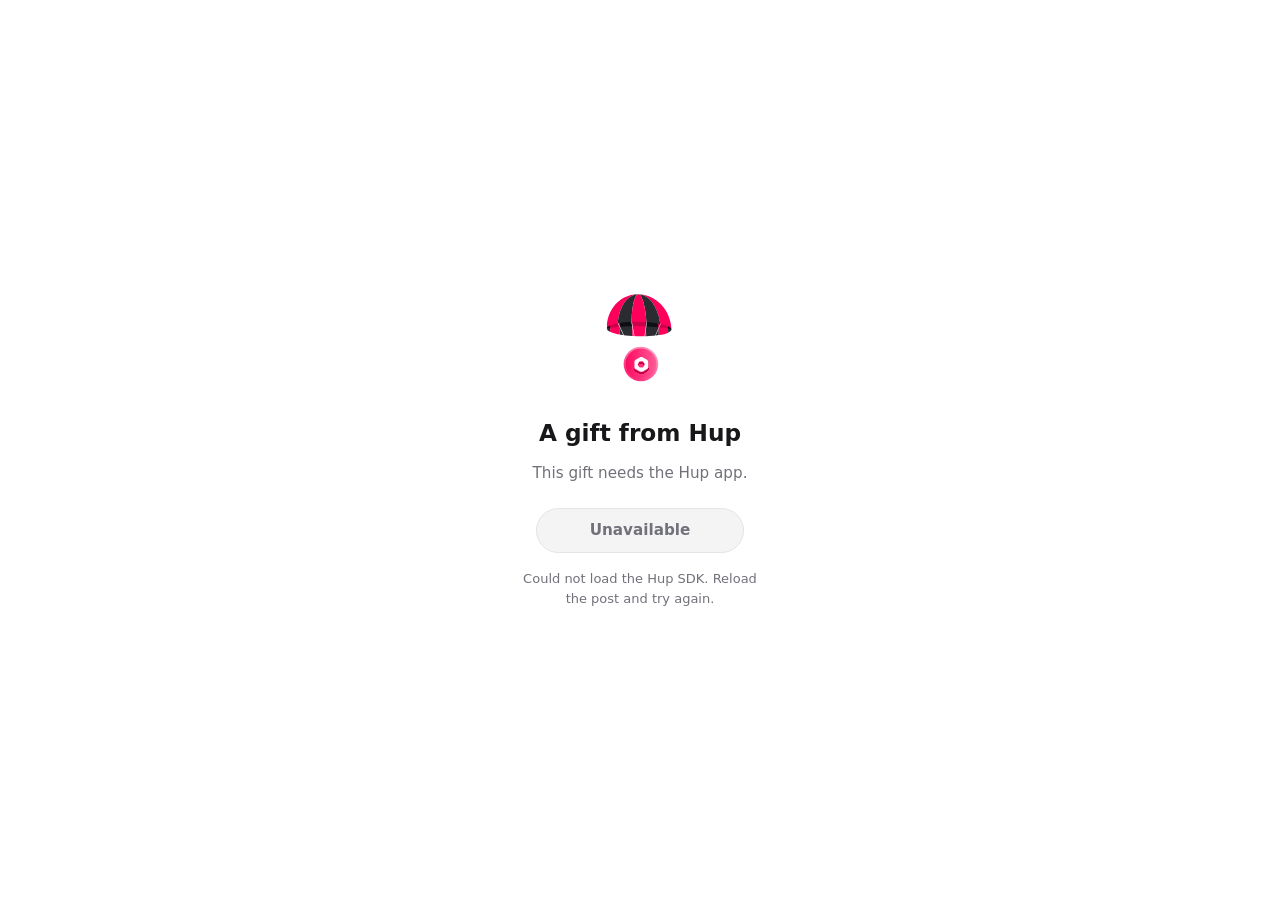
<file: index.html>
<!doctype html>
<html lang="en">
  <head>
    <meta charset="utf-8" />
    <meta
      name="viewport"
      content="width=device-width, initial-scale=1, user-scalable=no"
    />
    <meta
      name="description"
      content="Hup Gift — claim your share of a gift round, straight from a Hup post."
    />
    <title>Hup Gift</title>
    <link rel="icon" href="logo.svg" type="image/svg+xml" />
    <link rel="stylesheet" href="styles.css" />
  </head>
  <body>
    <main class="gift" id="gift">
      <span class="gift__badge" id="badge" aria-hidden="true">
<svg width="62" height="84" viewBox="0 0 62 84" fill="none" xmlns="http://www.w3.org/2000/svg">
<g clip-path="url(#clip0_12644_6097)">
<path d="M54.2071 29.2853C54.7559 28.1211 50.099 27.8501 49.5467 27.8214C47.5352 27.7227 45.4788 28.3518 43.4903 28.353C41.8105 28.3541 38.9723 28.6469 37.3821 28.7365C35.9067 28.8191 37.0377 29.7905 39.1503 29.8226C39.8185 30.7767 42.9093 30.2922 43.8714 30.3313C46.5397 30.4392 49.2138 30.5735 51.8786 30.5218C52.5308 30.5104 57.7112 30.6619 57.8857 29.8766C57.9707 29.3886 54.5814 29.337 54.2071 29.2853C55.0911 29.4081 54.4287 28.8123 54.2071 29.2853ZM12.6705 27.0257C12.349 30.5127 12.1768 34.1695 12.1699 37.9423H12.1722C12.1734 34.1661 12.3479 30.5104 12.6728 27.0234H12.6705V27.0257Z" fill="white"/>
<path fill-rule="evenodd" clip-rule="evenodd" d="M29.6907 0.34754C21.7799 0.2178 15.0805 7.44998 11.9794 18.0922C10.721 22.4276 10.0596 27.3256 10.1538 32.5244L0.0523875 32.3591C-0.0853903 24.5092 2.36705 17.3551 6.56468 11.8107C11.9794 4.66687 20.2874 0.194837 29.6907 0.34754Z" fill="#FE005B"/>
<path fill-rule="evenodd" clip-rule="evenodd" d="M45.0745 11.6454C41.2328 4.81165 35.7297 0.445249 29.6904 0.347656C36.0684 0.45099 42.0261 2.66921 46.9815 6.36625C46.6032 8.20857 45.9609 9.98663 45.0745 11.6454ZM45.0745 11.6489C45.9609 9.98956 46.6035 8.21118 46.9827 6.36854C55.0082 12.3607 60.4 22.2463 60.6606 33.3535L50.5592 33.187C50.3755 24.9628 48.3168 17.4241 45.0745 11.6489Z" fill="#FE005B"/>
<path fill-rule="evenodd" clip-rule="evenodd" d="M36.6533 20.0936C35.3215 8.52373 32.6325 0.395986 29.691 0.347764C35.7302 0.445356 41.2356 4.81176 45.075 11.649C48.3197 17.4242 50.3748 24.9641 50.5585 33.1882L37.5007 32.9735C37.4088 28.4016 37.1091 24.0478 36.6533 20.0936ZM11.9842 18.0924C15.0785 7.44906 21.7791 0.215727 29.6898 0.345467C26.5175 0.296097 24.0214 9.67302 23.3532 22.6884C19.2101 22.2425 15.2732 20.651 11.9842 18.0924V18.0947C15.2732 20.6533 19.2101 22.2448 23.3532 22.6907C23.1886 26.0376 23.1411 29.3892 23.2108 32.7393L10.1552 32.5246C10.0588 27.3258 10.7224 22.4244 11.9842 18.0924Z" fill="#2B2C31"/>
<path d="M29.6908 0.347451C21.7778 0.216562 15.0772 7.4499 11.9795 18.0932H11.9818C15.0818 7.4499 21.7801 0.218858 29.6908 0.347451Z" fill="#CF0A0A"/>
<path fill-rule="evenodd" clip-rule="evenodd" d="M23.3532 22.6889C24.0191 9.6723 26.5175 0.296527 29.6909 0.345897C32.6336 0.394119 35.3238 8.52186 36.6533 20.0906C36.6525 20.091 36.6518 20.0914 36.651 20.0917C37.1057 24.046 37.4053 28.3997 37.4972 32.9717L23.2108 32.7386C23.1408 29.2276 23.1947 25.8532 23.3532 22.6889C24.9158 22.8599 26.5175 22.8726 28.1409 22.7084H28.1386C28.1394 22.708 28.1402 22.7076 28.1409 22.7072C26.5487 22.8676 24.944 22.8622 23.3532 22.6889Z" fill="#FE005B"/>
<path d="M3.57293 29.2012C1.37308 30.0898 0.105523 31.1232 0.0561523 32.2438C1.03897 32.0279 2.1343 31.8293 3.32837 31.6444C3.39841 30.8235 3.47993 30.0083 3.57523 29.2012H3.57293ZM60.5923 32.9258C60.3029 31.9154 59.0377 30.9487 57.0043 30.0749C57.1214 30.8109 57.227 31.5549 57.3258 32.3012C58.7725 34.9454 59.5911 32.7076 60.5923 32.9258Z" fill="#0E0F12"/>
<path d="M12.3949 30.6597C12.4695 29.4312 12.5625 28.2199 12.6705 27.0293C8.8965 27.5712 5.77124 28.3152 3.57368 29.2016C3.47956 30.0148 3.39688 30.8293 3.32568 31.6449C6.1995 34.2052 9.54865 35.6255 12.3926 30.662L12.3949 30.6597ZM57.3231 32.3039C57.2265 31.5604 57.1197 30.8182 57.0028 30.0776C54.7696 29.1201 51.6134 28.275 47.8107 27.6068C47.9634 28.763 48.1023 29.941 48.224 31.1328C51.6914 34.5301 54.4745 34.9354 57.3208 32.3039H57.3231Z" fill="#CB0049"/>
<path d="M48.2254 31.1323C48.1047 29.9546 47.967 28.7788 47.8121 27.6052C44.448 27.0162 40.5719 26.5661 36.3892 26.3043C36.473 27.6327 36.5499 28.9887 36.6234 30.3619C40.7567 35.075 43.8166 36.7754 48.2277 31.1311L48.2254 31.1323ZM24.0477 26.1C19.8708 26.224 16.013 26.5466 12.6719 27.0242C12.5586 28.2327 12.466 29.443 12.394 30.6547C15.1197 35.8833 19.9867 35.4275 23.9823 30.1851C23.9972 28.7981 24.019 27.4341 24.05 26.0977L24.0477 26.1Z" fill="#0E0F12"/>
<path d="M30.977 33.6917C32.8944 33.7227 34.1964 34.3576 36.6213 30.3621C36.5525 29.0086 36.4744 27.6557 36.387 26.3034C34.3916 26.1771 32.3295 26.0967 30.2157 26.06C28.1598 26.025 26.1032 26.0384 24.0479 26.1001C24.0181 27.4625 23.9952 28.825 23.979 30.1875C26.3603 33.6159 28.5796 33.6504 30.9735 33.6894L30.977 33.6917Z" fill="#CB0049"/>
<path d="M3.08789 35.3282C5.20737 36.3386 8.33493 37.2364 12.1697 37.9483C12.1778 35.4637 12.249 33.0296 12.3959 30.6621C8.98363 30.9101 5.92267 31.2408 3.32785 31.6449C3.21988 32.8707 3.14064 34.0987 3.09019 35.3282H3.08789ZM48.2262 31.134C48.4765 33.5451 48.6544 36.0205 48.7601 38.5476C52.5662 37.962 55.6616 37.1664 57.7409 36.226C57.6336 34.9167 57.495 33.6101 57.3253 32.3074C54.665 31.8562 51.6006 31.4601 48.2296 31.1363L48.2262 31.134Z" fill="#FE005B"/>
<path d="M36.6218 30.362C36.7734 33.3369 36.8894 36.4151 36.9651 39.5702C41.3281 39.4278 45.3317 39.0719 48.7601 38.5437C48.658 36.0676 48.4799 33.5953 48.2262 31.1301C44.6623 30.7857 40.7517 30.5251 36.6218 30.3597V30.362ZM24.0163 39.3555C23.9589 36.2141 23.952 33.1486 23.9819 30.1875C19.829 30.2403 15.9242 30.4045 12.3959 30.6582C12.2512 33.0257 12.1778 35.4586 12.1743 37.9432C15.6245 38.5828 19.6453 39.0696 24.0186 39.3555H24.0163Z" fill="#2B2C31"/>
<path d="M30.9886 30.2077C28.6535 30.1688 26.3179 30.1634 23.9826 30.1916C23.9539 33.1527 23.9619 36.2182 24.0159 39.3596C28.327 39.6379 32.6491 39.7088 36.967 39.572C36.8935 36.5012 36.7786 33.4315 36.6226 30.3638C34.746 30.2904 32.8687 30.2379 30.9909 30.2065H30.9875L30.9886 30.2077Z" fill="#FE005B"/>
<path d="M31.5593 71.5793L31.146 71.3565L50.1972 28.0645L50.6278 28.1586L31.557 71.5804L31.5593 71.5793Z" fill="white"/>
<path d="M31.5299 71.627L31.1729 71.3067L60.4196 32.9355L60.3094 33.8724L31.5299 71.627Z" fill="white"/>
<path d="M31.5802 71.5142L31.1255 71.4247L37.2233 26.3633L37.7055 26.3954L31.5779 71.5154L31.5802 71.5142Z" fill="white"/>
<path d="M31.1513 71.5736L10.3066 27.4101L10.8612 27.3125L31.5543 71.3601L31.1513 71.5736Z" fill="white"/>
<path d="M31.181 71.6265L1.40381 34.3301L2.56229 35.0603L31.522 71.3119L31.181 71.6265Z" fill="white"/>
<path d="M31.1257 71.5053L23.0771 26.1339L23.6225 26.1133L31.5769 71.4284L31.1257 71.5053Z" fill="white"/>
<path d="M3.08746 35.3278C3.14143 34.0843 3.2172 32.8558 3.32513 31.6445C2.13335 31.8282 1.03687 32.0315 0.0529081 32.2427C0.0481192 32.2762 0.0481192 32.3102 0.0529081 32.3438C0.0724266 33.3943 1.16317 34.4058 3.08746 35.3243V35.3278ZM57.7405 36.2222C59.6303 35.3668 60.6786 34.3886 60.6568 33.338C60.6542 33.1987 60.6326 33.0604 60.5925 32.927C59.508 32.6945 58.4185 32.4859 57.3248 32.3013C57.4948 33.5906 57.6325 34.8972 57.7405 36.2199V36.2222Z" fill="#2B2C31"/>
<path d="M48.2682 65.5845C48.2682 56.6269 41.0066 49.3652 32.0489 49.3652C23.0912 49.3652 15.8296 56.6269 15.8296 65.5845C15.8296 74.5422 23.0912 81.8039 32.0489 81.8039C41.0066 81.8039 48.2682 74.5422 48.2682 65.5845Z" fill="url(#paint0_linear_12644_6097)"/>
<path d="M48.2682 65.5845C48.2682 56.6269 41.0066 49.3652 32.0489 49.3652C23.0912 49.3652 15.8296 56.6269 15.8296 65.5845C15.8296 74.5422 23.0912 81.8039 32.0489 81.8039C41.0066 81.8039 48.2682 74.5422 48.2682 65.5845Z" stroke="url(#paint1_linear_12644_6097)" stroke-width="3.67407"/>
<g filter="url(#filter0_d_12644_6097)">
<path d="M37.6617 61.6494L33.5836 59.3117C32.8615 58.8961 31.9687 58.8961 31.2466 59.3117L27.1685 61.6494C26.4464 62.065 26 62.8311 26 63.6599V68.3378C26 69.1666 26.4464 69.9327 27.1685 70.3482L31.2466 72.6883C31.9687 73.1039 32.8615 73.1039 33.5836 72.6883L37.6617 70.3482C38.3838 69.9327 38.8302 69.1666 38.8302 68.3378V63.6599C38.8302 62.8311 38.3861 62.065 37.6617 61.6494ZM35.6518 66.4643L34.4389 68.5514C34.273 68.8392 33.9645 69.0157 33.6303 69.0157H31.2022C30.868 69.0157 30.5595 68.8392 30.3936 68.5514L29.1783 66.4643C29.0124 66.1764 29.0124 65.8236 29.1783 65.5357L30.3912 63.4486C30.5572 63.1608 30.8657 62.9843 31.1998 62.9843H33.6257C33.9599 62.9843 34.2683 63.1608 34.4343 63.4486L35.6472 65.5357C35.8178 65.8236 35.8178 66.1764 35.6518 66.4643Z" fill="white"/>
</g>
</g>
<defs>
<filter id="filter0_d_12644_6097" x="26" y="59" width="12.8301" height="15.6419" filterUnits="userSpaceOnUse" color-interpolation-filters="sRGB">
<feFlood flood-opacity="0" result="BackgroundImageFix"/>
<feColorMatrix in="SourceAlpha" type="matrix" values="0 0 0 0 0 0 0 0 0 0 0 0 0 0 0 0 0 0 127 0" result="hardAlpha"/>
<feOffset dy="1.64185"/>
<feComposite in2="hardAlpha" operator="out"/>
<feColorMatrix type="matrix" values="0 0 0 0 0.758013 0 0 0 0 0.00242938 0 0 0 0 0.27313 0 0 0 1 0"/>
<feBlend mode="normal" in2="BackgroundImageFix" result="effect1_dropShadow_12644_6097"/>
<feBlend mode="normal" in="SourceGraphic" in2="effect1_dropShadow_12644_6097" result="shape"/>
</filter>
<linearGradient id="paint0_linear_12644_6097" x1="50.1053" y1="65.584" x2="13.9926" y2="65.5851" gradientUnits="userSpaceOnUse">
<stop stop-color="#FF659C"/>
<stop offset="0.381933" stop-color="#FF3E83"/>
<stop offset="1" stop-color="#FE005B"/>
</linearGradient>
<linearGradient id="paint1_linear_12644_6097" x1="32.0483" y1="47.5282" x2="32.0483" y2="83.6409" gradientUnits="userSpaceOnUse">
<stop stop-color="white" stop-opacity="0.48"/>
<stop offset="1" stop-color="white" stop-opacity="0"/>
</linearGradient>
<clipPath id="clip0_12644_6097">
<rect width="62" height="83.8148" fill="white"/>
</clipPath>
</defs>
</svg>

      </span>

      <h1 class="gift__title" id="title">Hup Gift</h1>
      <p class="gift__message" id="message">Loading…</p>

      <button class="gift__claim" id="claim" type="button" disabled>
        Loading…
      </button>

      <p class="gift__note" id="note"></p>
      <p class="gift__meta" id="meta"></p>
      <a
        class="gift__receipt"
        id="receipt"
        href="#"
        target="_blank"
        rel="noopener noreferrer"
        hidden
        >View transaction</a
      >
    </main>

    <script src="config.js"></script>
    <script src="abi.js"></script>
    <script src="app.js"></script>
  </body>
</html>
</file>
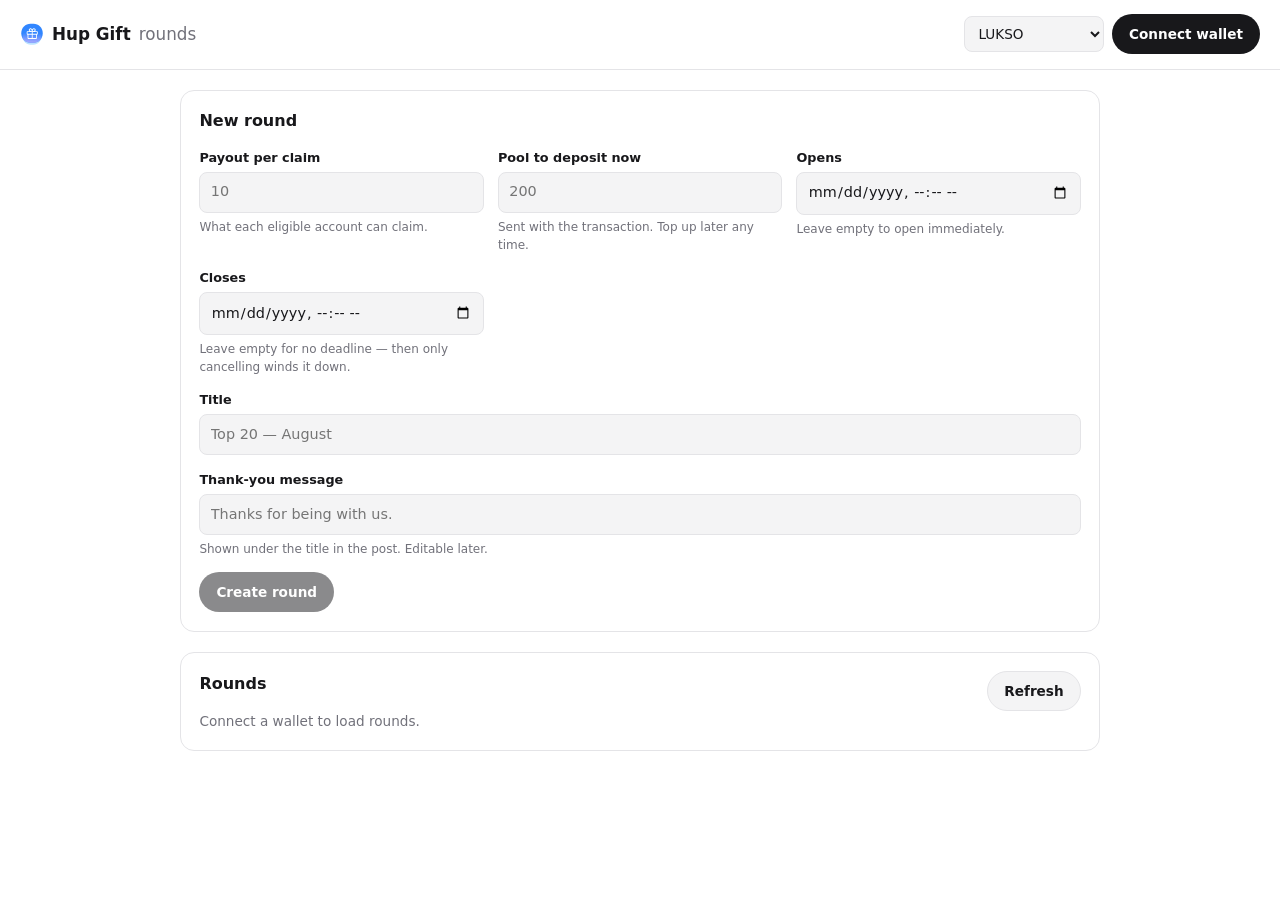
<file: admin.html>
<!doctype html>
<html lang="en">
  <head>
    <meta charset="utf-8" />
    <meta name="viewport" content="width=device-width, initial-scale=1" />
    <meta name="robots" content="noindex" />
    <title>Hup Gift — rounds</title>
    <link rel="icon" href="logo.svg" type="image/svg+xml" />
    <link rel="stylesheet" href="admin.css" />
  </head>
  <body>
    <header class="bar">
      <h1 class="bar__title">
        <img class="bar__logo" src="logo.svg" alt="" width="24" height="24" />
        Hup Gift <span class="bar__sub">rounds</span>
      </h1>
      <div class="bar__right">
        <select id="chain" class="bar__chain" aria-label="Network"></select>
        <button id="connect" class="btn btn--primary" type="button">Connect wallet</button>
      </div>
    </header>

    <p id="banner" class="banner" hidden></p>

    <main class="wrap">
      <!-- Create -->
      <section class="panel">
        <h2 class="panel__title">New round</h2>

        <div class="grid">
          <label class="field">
            <span class="field__label">Payout per claim</span>
            <input id="amount" class="field__input" type="text" inputmode="decimal" placeholder="10" />
            <small class="field__hint" id="amount-hint">What each eligible account can claim.</small>
          </label>

          <label class="field">
            <span class="field__label">Pool to deposit now</span>
            <input id="funding" class="field__input" type="text" inputmode="decimal" placeholder="200" />
            <small class="field__hint" id="funding-hint">Sent with the transaction. Top up later any time.</small>
          </label>

          <label class="field">
            <span class="field__label">Opens</span>
            <input id="start" class="field__input" type="datetime-local" />
            <small class="field__hint">Leave empty to open immediately.</small>
          </label>

          <label class="field">
            <span class="field__label">Closes</span>
            <input id="end" class="field__input" type="datetime-local" />
            <small class="field__hint">Leave empty for no deadline — then only cancelling winds it down.</small>
          </label>

          <label class="field field--wide">
            <span class="field__label">Title</span>
            <input id="label" class="field__input" type="text" placeholder="Top 20 — August" maxlength="80" />
          </label>

          <label class="field field--wide">
            <span class="field__label">Thank-you message</span>
            <input id="message" class="field__input" type="text" placeholder="Thanks for being with us." maxlength="160" />
            <small class="field__hint">Shown under the title in the post. Editable later.</small>
          </label>
        </div>

        <p id="create-summary" class="summary"></p>
        <button id="create" class="btn btn--primary" type="button" disabled>Create round</button>
      </section>

      <!-- Rounds -->
      <section class="panel">
        <div class="panel__head">
          <h2 class="panel__title">Rounds</h2>
          <button id="refresh" class="btn" type="button">Refresh</button>
        </div>
        <div id="rounds" class="rounds"><p class="muted">Connect a wallet to load rounds.</p></div>
      </section>
    </main>

    <script src="config.js"></script>
    <script src="abi.js"></script>
    <script src="admin.js"></script>
  </body>
</html>
</file>
<file: styles.css>
/*
 * Hup Gift — square (1:1) embed. The frame is a separate document from Hup, so none of the host's
 * CSS variables reach here: this palette is self-contained and follows the viewer's colour scheme
 * so the card sits naturally in a light or dark feed.
 */

:root {
  --bg: #ffffff;
  --surface-muted: #f4f4f5;
  --text: #18181b;
  --text-muted: #71717a;
  --border: #e4e4e7;
  --accent: #18181b;
  --on-accent: #ffffff;
  --success: #15803d;
  --success-soft: #dcfce7;
}

@media (prefers-color-scheme: dark) {
  :root {
    --bg: #09090b;
    --surface-muted: #18181b;
    --text: #fafafa;
    --text-muted: #a1a1aa;
    --border: #27272a;
    --accent: #fafafa;
    --on-accent: #09090b;
    --success: #4ade80;
    --success-soft: #14321f;
  }
}

* {
  box-sizing: border-box;
  margin: 0;
}

html,
body {
  height: 100%;
}

body {
  display: grid;
  place-items: center;
  background: var(--bg);
  color: var(--text);
  font-family: ui-sans-serif, system-ui, -apple-system, 'Segoe UI', Roboto, sans-serif;
  -webkit-font-smoothing: antialiased;
  overflow: auto;
}

.gift {
  position: relative;
  display: flex;
  flex-direction: column;
  align-items: center;
  justify-content: center;
  gap: clamp(0.6rem, 2.5vmin, 1rem);
  width: 100%;
  min-height: 100%;
  padding: clamp(1rem, 6vmin, 2.25rem);
  text-align: center;
}

.gift__badge {
  display: grid;
  place-items: center;
  width: 8rem;
  height: 8rem;
  border-radius: 50%;
  color: var(--text);

  svg {
    width: 70%;
    height: 70%;
  }
}

.gift--live .gift__badge {
  animation: float 3s ease-in-out infinite;
}

.gift--claimed .gift__badge {
  color: var(--success);
  animation: pop 0.6s cubic-bezier(0.34, 1.56, 0.64, 1) 1;
}

.gift__title {
  font-size: clamp(1.15rem, 5vw, 1.45rem);
  font-weight: 700;
  text-wrap: balance;
}

.gift__message {
  max-width: 34ch;
  color: var(--text-muted);
  font-size: clamp(0.875rem, 3.6vw, 0.95rem);
  line-height: 1.55;
  text-wrap: balance;
}

.gift__claim {
  position: relative;
  margin-top: 0.4rem;
  padding: 0.8rem 1.75rem;
  min-width: 13rem;
  max-width: 100%;
  border: 1px solid var(--border);
  border-radius: 999px;
  background: var(--surface-muted);
  color: var(--text-muted);
  font: inherit;
  font-size: 0.95rem;
  font-weight: 600;
  cursor: pointer;
  overflow: hidden;
  transition: transform 0.2s ease, box-shadow 0.2s ease, opacity 0.2s ease;
}

.gift__claim:disabled {
  cursor: not-allowed;
}

/* The one button this app exists for: a solid pair that stays legible in both colour schemes,
   never a brand tint that could land anywhere on the contrast range. */
.gift__claim--ready {
  border-color: transparent;
  background: var(--accent);
  color: var(--on-accent);
  animation: pulse 2.4s ease-in-out infinite;
}

.gift__claim--ready::after {
  content: '';
  position: absolute;
  top: 0;
  bottom: 0;
  width: 40%;
  background: linear-gradient(100deg, transparent, color-mix(in srgb, var(--on-accent) 45%, transparent), transparent);
  animation: sheen 2.4s ease-in-out infinite;
  pointer-events: none;
}

.gift__claim--ready:hover {
  transform: translateY(-1px);
}

.gift__claim--ready:active {
  opacity: 0.9;
  transform: translateY(0);
}

.gift__claim--done {
  border-color: transparent;
  background: var(--success-soft);
  color: var(--success);
  animation: none;
}

.gift__note {
  max-width: 30ch;
  color: var(--text-muted);
  font-size: 0.8125rem;
  line-height: 1.55;
}

.gift__meta {
  color: var(--text-muted);
  font-size: 0.75rem;
}

.gift__receipt {
  color: var(--text-muted);
  font-size: 0.75rem;
  text-underline-offset: 2px;
}

.gift__receipt:hover {
  color: var(--text);
}

@keyframes pulse {
  0%,
  100% {
    box-shadow: 0 0 0 0 color-mix(in srgb, var(--accent) 45%, transparent);
  }

  50% {
    box-shadow: 0 0 0 0.7rem color-mix(in srgb, var(--accent) 0%, transparent);
  }
}

@keyframes sheen {
  0% {
    left: -50%;
  }

  60%,
  100% {
    left: 120%;
  }
}

@keyframes float {
  0%,
  100% {
    transform: translateY(0);
  }

  50% {
    transform: translateY(-0.35rem);
  }
}

@keyframes pop {
  0% {
    transform: scale(0.8);
  }

  60% {
    transform: scale(1.12);
  }

  100% {
    transform: scale(1);
  }
}

@media (prefers-reduced-motion: reduce) {
  .gift--live .gift__badge,
  .gift--claimed .gift__badge,
  .gift__claim--ready {
    animation: none;
  }

  .gift__claim--ready::after {
    display: none;
  }
}
</file>
<file: admin.css>
/*
 * Hup Gift admin — a standalone owner tool, opened in a normal browser tab rather than embedded
 * in a post, so it is laid out for a desktop screen instead of the 1:1 frame the claim page uses.
 */

:root {
  --bg: #ffffff;
  --surface: #ffffff;
  --surface-muted: #f4f4f5;
  --text: #18181b;
  --text-muted: #71717a;
  --border: #e4e4e7;
  --accent: #18181b;
  --on-accent: #ffffff;
  --ok: #15803d;
  --ok-soft: #dcfce7;
  --warn: #b45309;
  --warn-soft: #fef3c7;
  --bad: #b91c1c;
  --bad-soft: #fee2e2;
}

@media (prefers-color-scheme: dark) {
  :root {
    --bg: #09090b;
    --surface: #101012;
    --surface-muted: #18181b;
    --text: #fafafa;
    --text-muted: #a1a1aa;
    --border: #27272a;
    --accent: #fafafa;
    --on-accent: #09090b;
    --ok: #4ade80;
    --ok-soft: #14321f;
    --warn: #fbbf24;
    --warn-soft: #3a2c08;
    --bad: #f87171;
    --bad-soft: #3b1414;
  }
}

* {
  box-sizing: border-box;
  margin: 0;
}

body {
  background: var(--bg);
  color: var(--text);
  font-family: ui-sans-serif, system-ui, -apple-system, 'Segoe UI', Roboto, sans-serif;
  -webkit-font-smoothing: antialiased;
  line-height: 1.5;
}

.bar {
  position: sticky;
  top: 0;
  z-index: 5;
  display: flex;
  flex-wrap: wrap;
  gap: 0.75rem;
  align-items: center;
  justify-content: space-between;
  padding: 0.9rem 1.25rem;
  border-bottom: 1px solid var(--border);
  background: var(--bg);
}

.bar__title {
  display: flex;
  align-items: center;
  gap: 0.5rem;
  font-size: 1.05rem;
  font-weight: 700;
}

.bar__logo {
  width: 1.5rem;
  height: 1.5rem;
}

.bar__sub {
  color: var(--text-muted);
  font-weight: 500;
}

.bar__right {
  display: flex;
  gap: 0.5rem;
  align-items: center;
}

.bar__chain {
  padding: 0.5rem 0.6rem;
  border: 1px solid var(--border);
  border-radius: 8px;
  background: var(--surface-muted);
  color: var(--text);
  font: inherit;
  font-size: 0.85rem;
}

.banner {
  margin: 0.75rem 1.25rem 0;
  padding: 0.7rem 0.9rem;
  border-radius: 10px;
  background: var(--warn-soft);
  color: var(--warn);
  font-size: 0.85rem;
}

.banner--bad {
  background: var(--bad-soft);
  color: var(--bad);
}

.banner--ok {
  background: var(--ok-soft);
  color: var(--ok);
}

.wrap {
  display: flex;
  flex-direction: column;
  gap: 1.25rem;
  max-width: 60rem;
  margin: 0 auto;
  padding: 1.25rem;
}

.panel {
  padding: 1.15rem;
  border: 1px solid var(--border);
  border-radius: 14px;
  background: var(--surface);
}

.panel__head {
  display: flex;
  align-items: center;
  justify-content: space-between;
  gap: 0.75rem;
}

.panel__title {
  margin-bottom: 0.9rem;
  font-size: 1rem;
  font-weight: 700;
}

.panel__head .panel__title {
  margin-bottom: 0.9rem;
}

.grid {
  display: grid;
  grid-template-columns: repeat(auto-fit, minmax(15rem, 1fr));
  gap: 0.9rem;
}

.field {
  display: flex;
  flex-direction: column;
  gap: 0.3rem;
}

.field--wide {
  grid-column: 1 / -1;
}

.field__label {
  font-size: 0.8rem;
  font-weight: 600;
}

.field__input,
.field__area {
  padding: 0.55rem 0.65rem;
  border: 1px solid var(--border);
  border-radius: 8px;
  background: var(--surface-muted);
  color: var(--text);
  font: inherit;
  font-size: 0.9rem;
}

.field__area {
  min-height: 6.5rem;
  font-family: ui-monospace, SFMono-Regular, Menlo, monospace;
  font-size: 0.78rem;
  resize: vertical;
}

.field__hint {
  color: var(--text-muted);
  font-size: 0.75rem;
}

.summary {
  margin: 0.9rem 0;
  color: var(--text-muted);
  font-size: 0.82rem;
}

.btn {
  padding: 0.55rem 1rem;
  border: 1px solid var(--border);
  border-radius: 999px;
  background: var(--surface-muted);
  color: var(--text);
  font: inherit;
  font-size: 0.85rem;
  font-weight: 600;
  cursor: pointer;
}

.btn:hover:not(:disabled) {
  opacity: 0.85;
}

.btn:disabled {
  opacity: 0.5;
  cursor: not-allowed;
}

.btn--primary {
  border-color: transparent;
  background: var(--accent);
  color: var(--on-accent);
}

.btn--danger {
  border-color: transparent;
  background: var(--bad-soft);
  color: var(--bad);
}

.rounds {
  display: flex;
  flex-direction: column;
  gap: 0.9rem;
}

.round {
  border: 1px solid var(--border);
  border-radius: 12px;
  background: var(--surface-muted);
  padding: 0.95rem;
}

.round__head {
  display: flex;
  flex-wrap: wrap;
  gap: 0.5rem;
  align-items: baseline;
  justify-content: space-between;
}

.round__title {
  font-size: 0.95rem;
  font-weight: 700;
}

.round__id {
  color: var(--text-muted);
  font-weight: 500;
}

.tag {
  padding: 0.15rem 0.5rem;
  border-radius: 999px;
  background: var(--surface);
  color: var(--text-muted);
  font-size: 0.7rem;
  font-weight: 600;
}

.tag--open {
  background: var(--ok-soft);
  color: var(--ok);
}

.tag--closed {
  background: var(--bad-soft);
  color: var(--bad);
}

.round__stats {
  display: grid;
  grid-template-columns: repeat(auto-fit, minmax(7rem, 1fr));
  gap: 0.6rem;
  margin: 0.75rem 0;
}

.stat__value {
  display: block;
  font-size: 0.95rem;
  font-weight: 700;
}

.stat__label {
  color: var(--text-muted);
  font-size: 0.72rem;
}

.round__actions {
  display: flex;
  flex-wrap: wrap;
  gap: 0.5rem;
  margin-top: 0.75rem;
}

.round__drawer {
  margin-top: 0.85rem;
  padding-top: 0.85rem;
  border-top: 1px solid var(--border);
  display: flex;
  flex-direction: column;
  gap: 0.5rem;
}

.row {
  display: flex;
  flex-wrap: wrap;
  gap: 0.5rem;
  align-items: center;
}

.row .field__input {
  flex: 1 1 10rem;
}

.muted {
  color: var(--text-muted);
  font-size: 0.85rem;
}

.mono {
  font-family: ui-monospace, SFMono-Regular, Menlo, monospace;
  font-size: 0.75rem;
  word-break: break-all;
}
</file>
